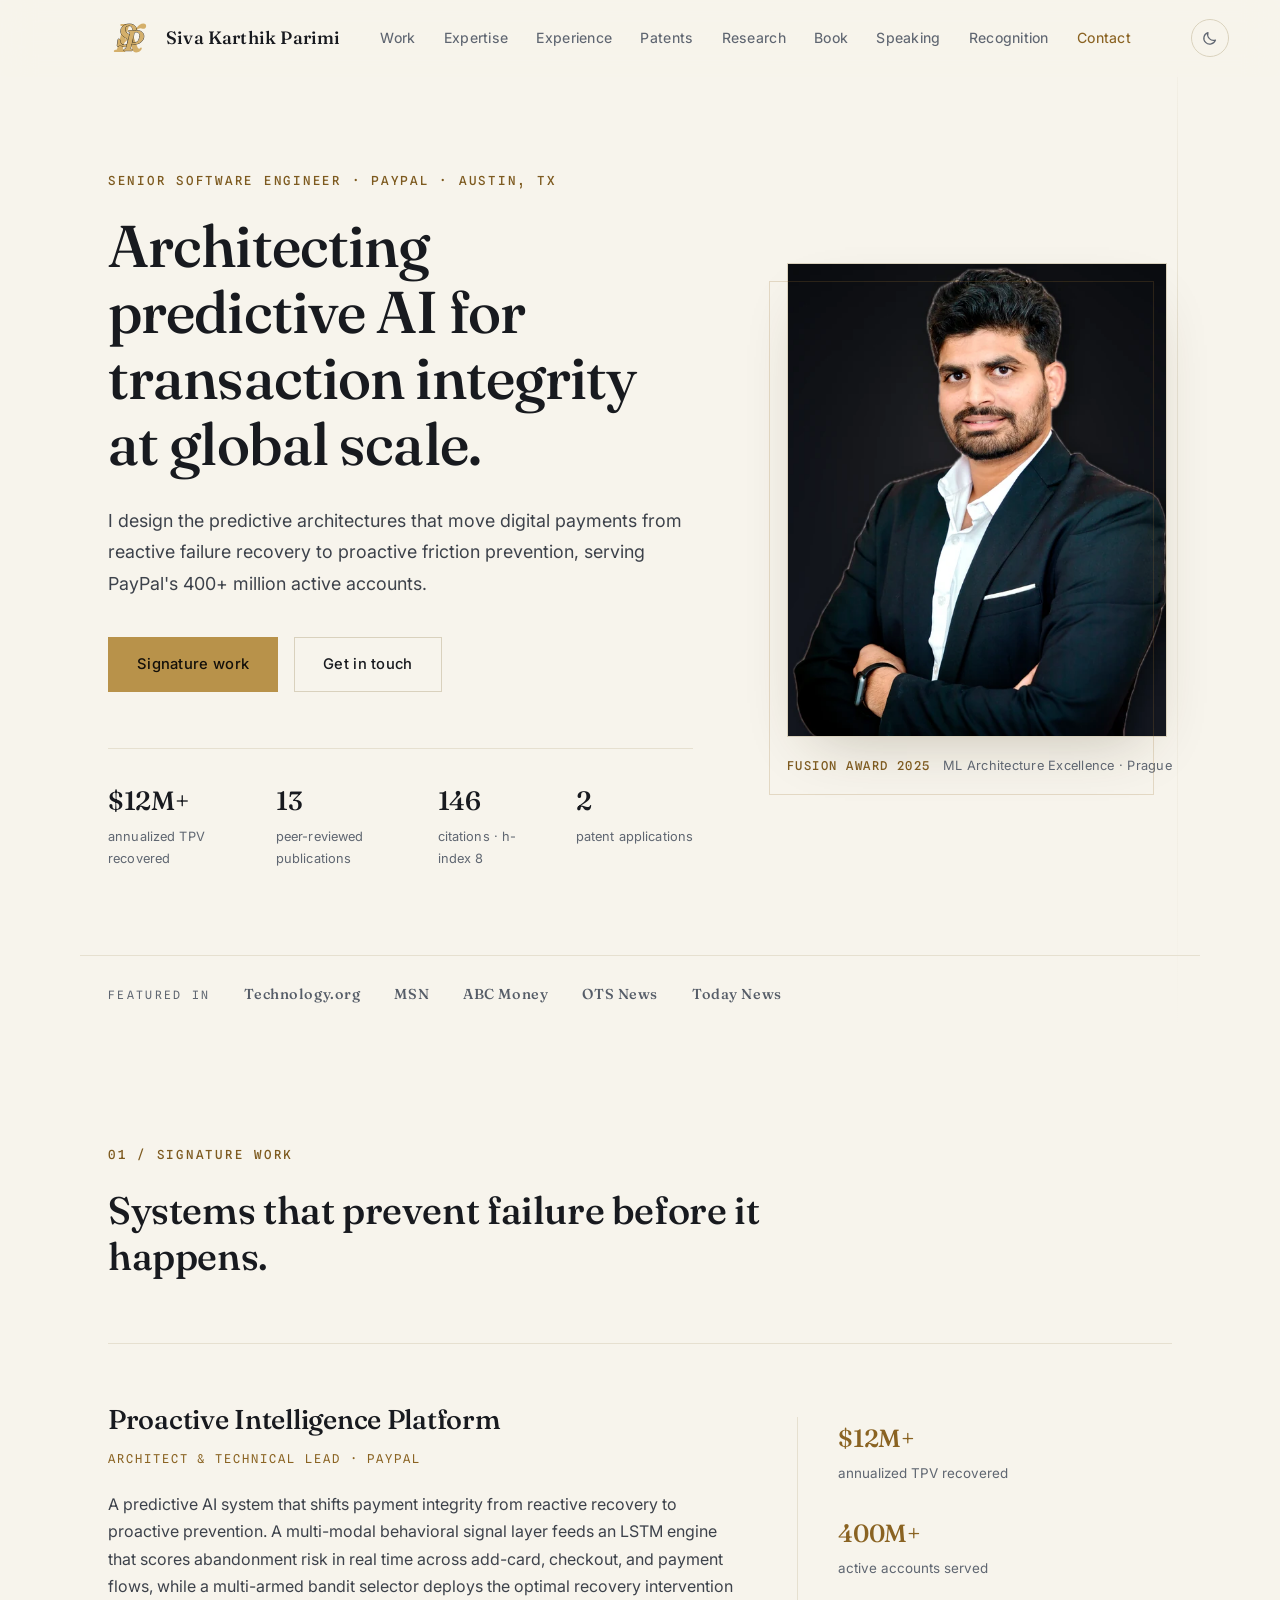
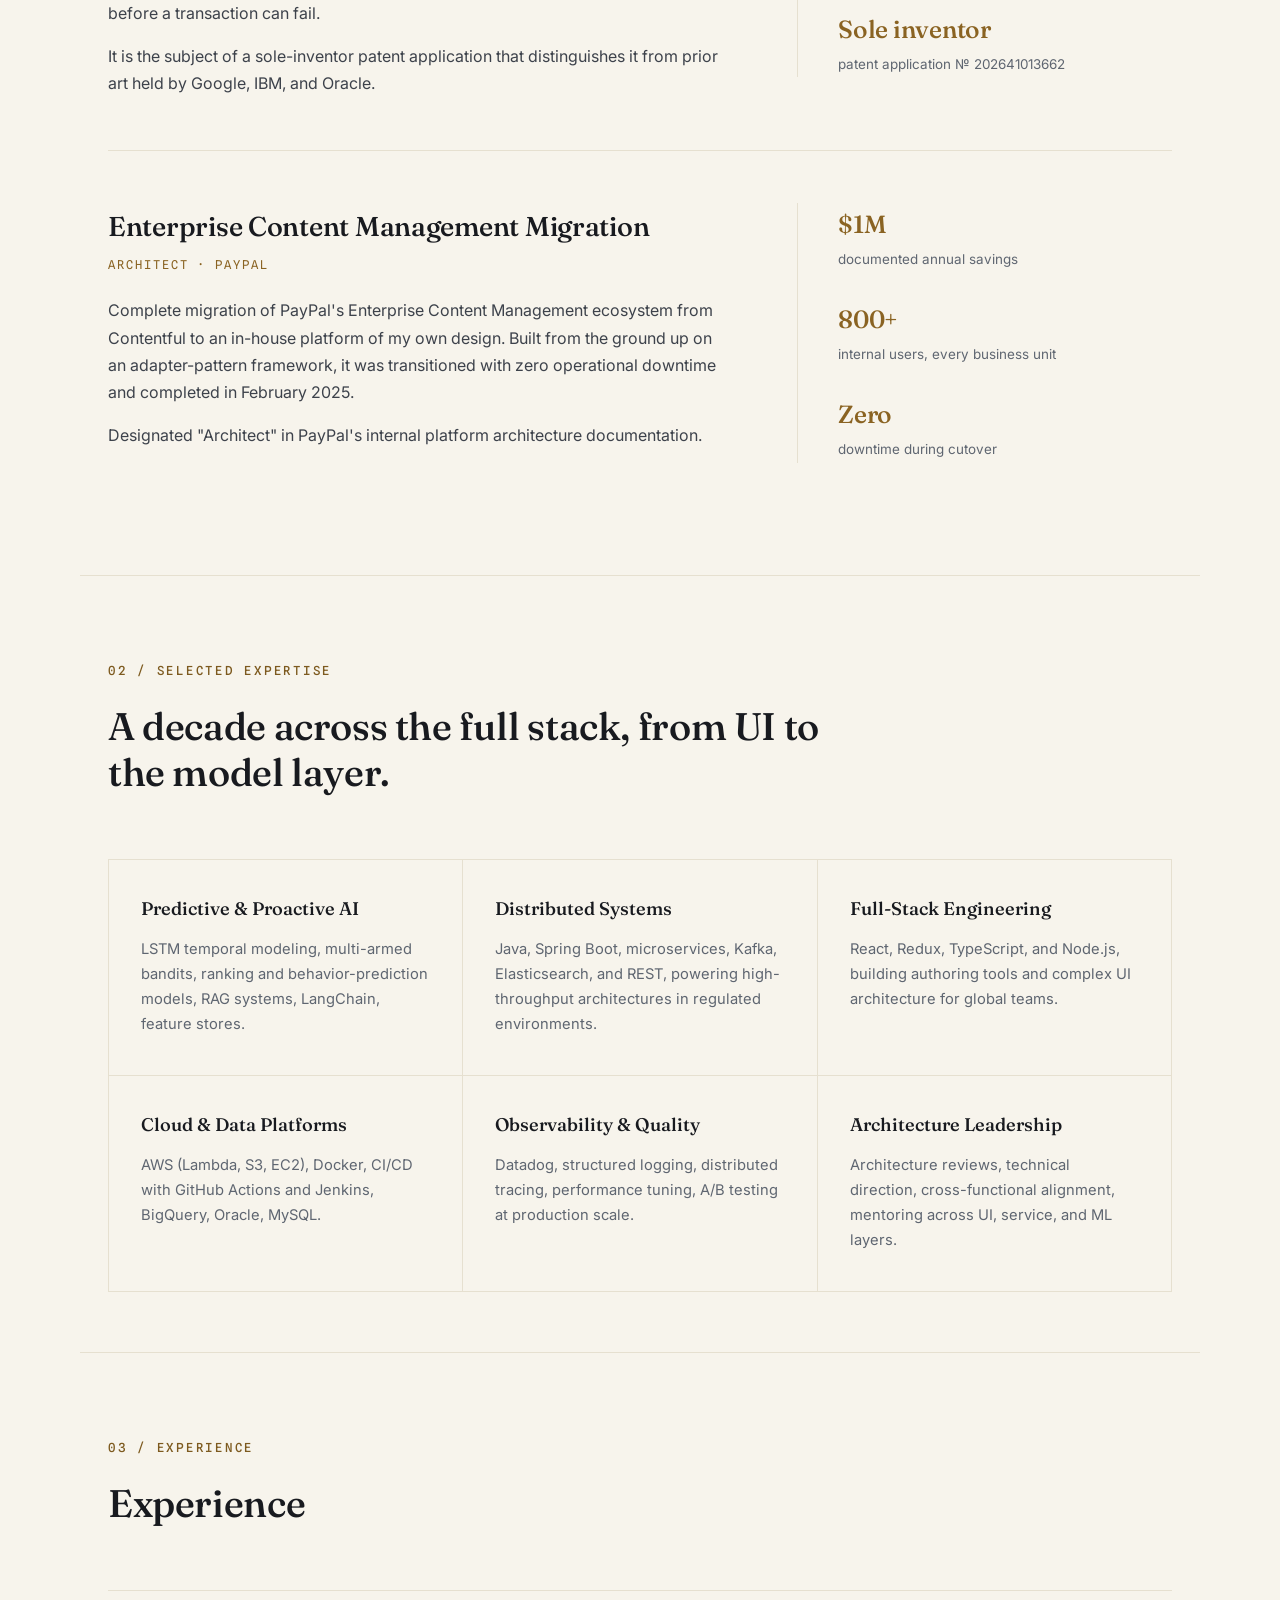
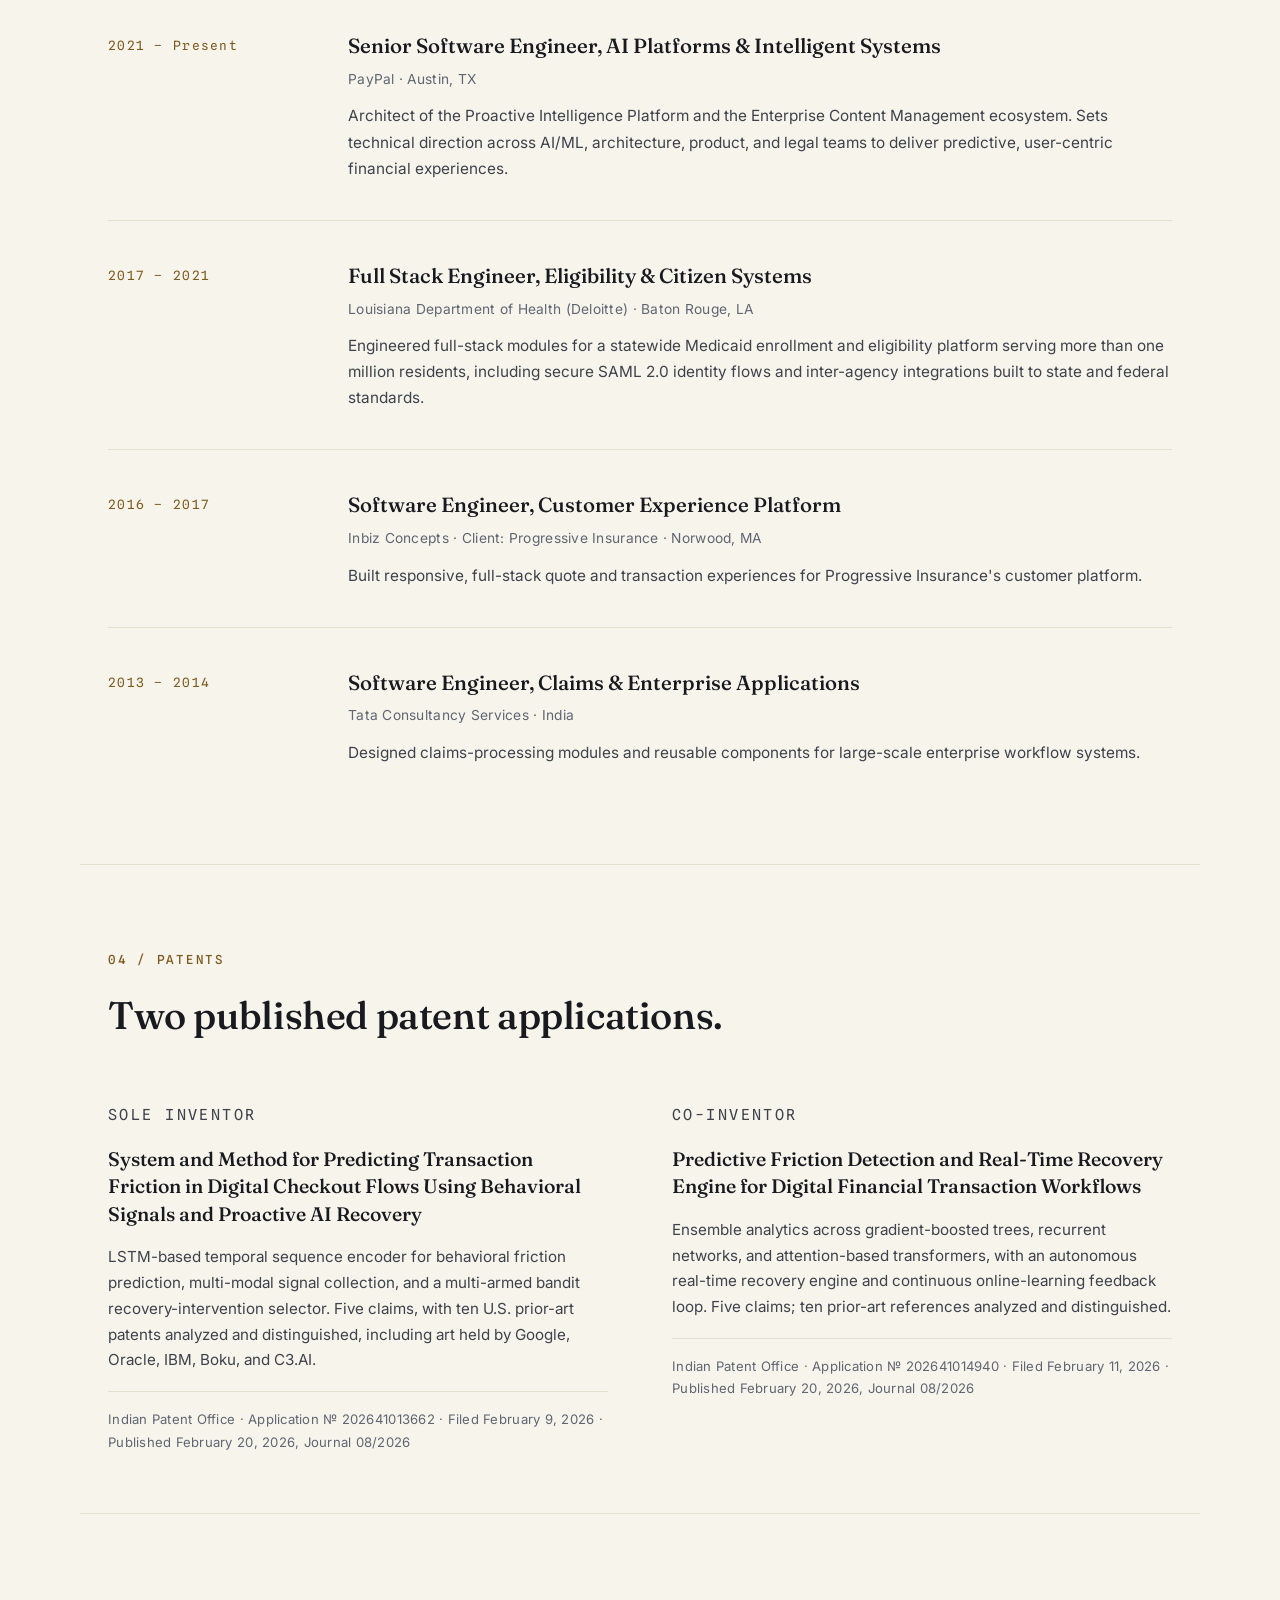
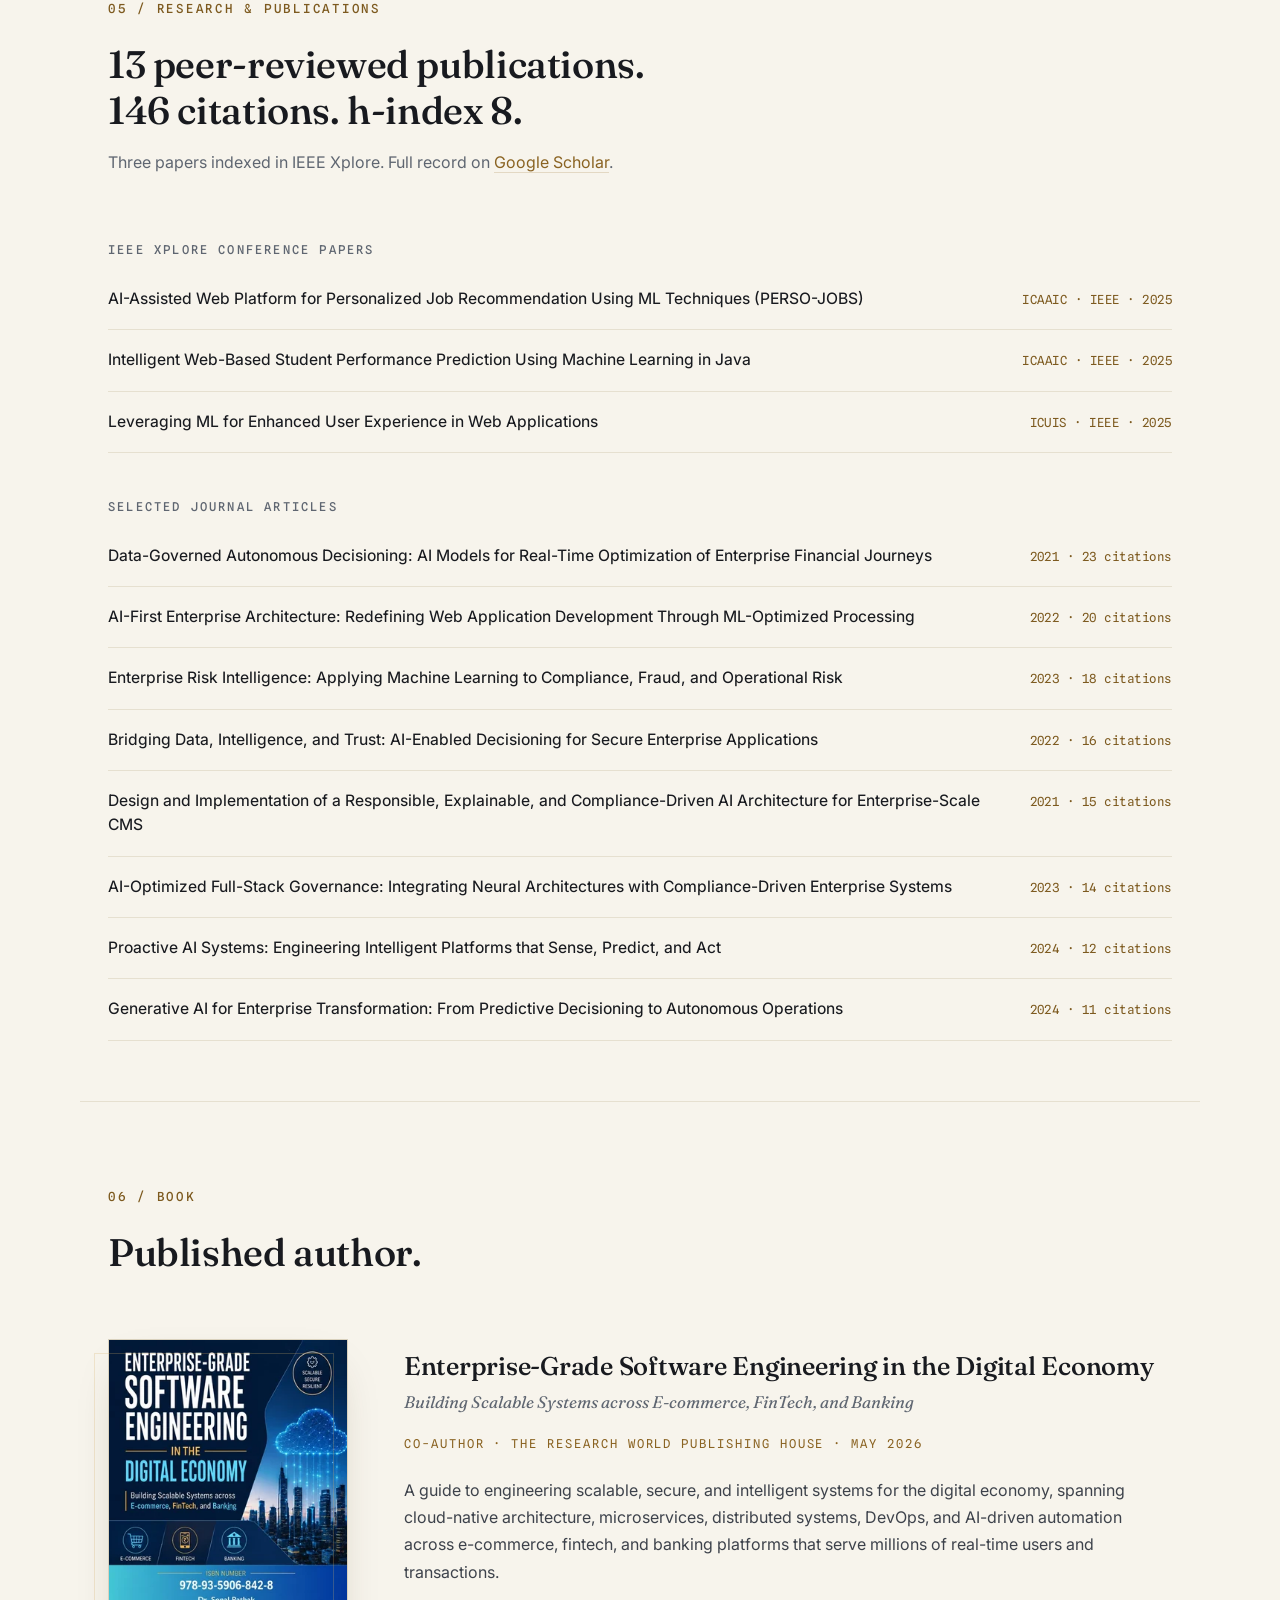
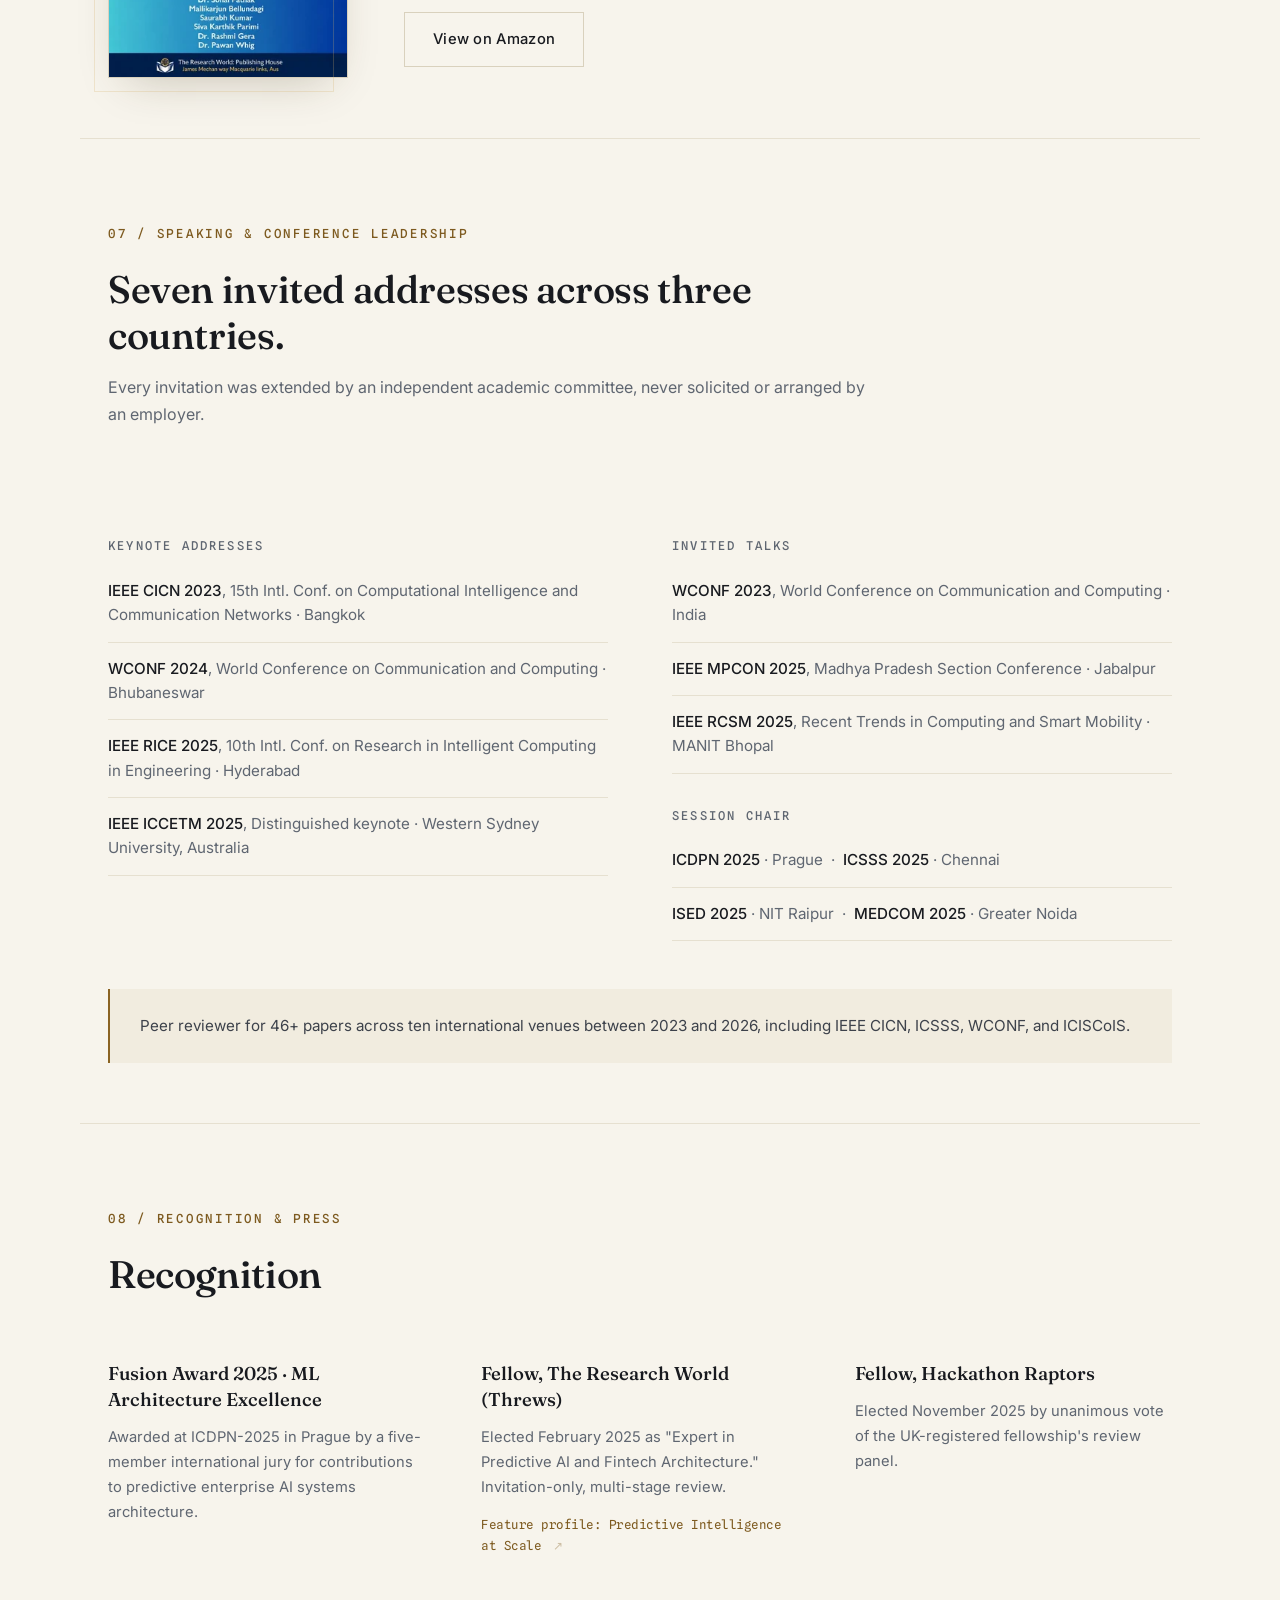
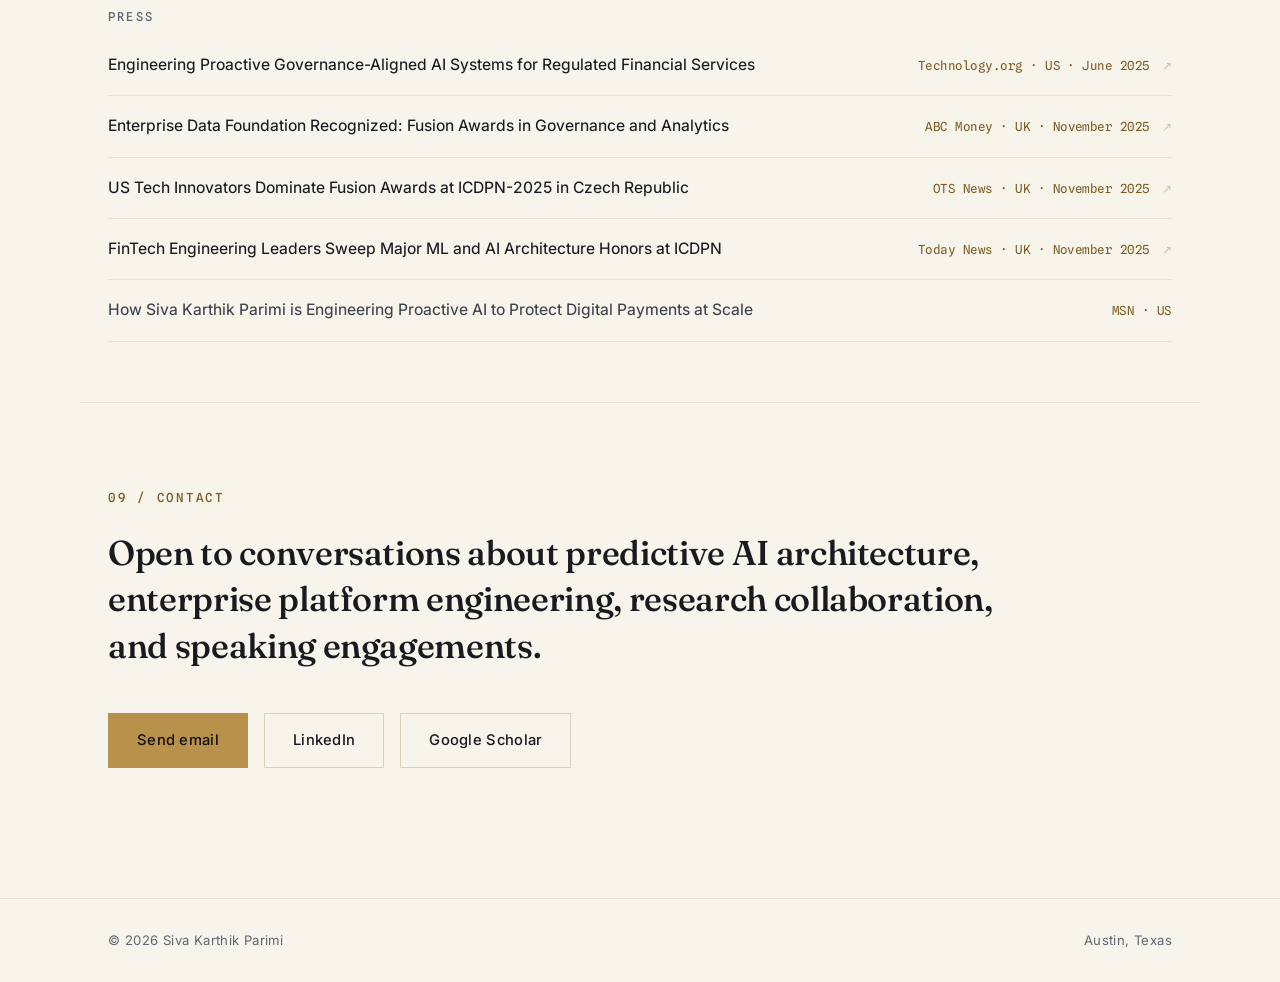
<file: index.html>
<!DOCTYPE html>
<html lang="en">
<head>
  <meta charset="UTF-8" />
  <meta name="viewport" content="width=device-width, initial-scale=1.0" />

  <!-- Primary SEO -->
  <title>Siva Karthik Parimi · Senior Software Engineer &amp; AI Platforms Architect</title>
  <meta name="description" content="Siva Karthik Parimi architects predictive AI for transaction integrity in global payments at PayPal. 13 peer-reviewed publications, 146 citations, 2 patent applications, Fusion Award 2025 for ML Architecture Excellence." />
  <meta name="author" content="Siva Karthik Parimi" />
  <meta name="keywords" content="Siva Karthik Parimi, AI architect, predictive AI, machine learning architecture, PayPal engineer, fintech AI, LSTM, proactive intelligence, enterprise AI, software engineer Austin" />
  <link rel="canonical" href="https://sivakarthikparimi.com/" />
  <meta name="robots" content="index, follow, max-image-preview:large" />
  <meta name="theme-color" content="#f7f4ec" />

  <!-- Open Graph -->
  <meta property="og:type" content="profile" />
  <meta property="og:title" content="Siva Karthik Parimi · Senior Software Engineer &amp; AI Platforms Architect" />
  <meta property="og:description" content="Architecting predictive AI for transaction integrity at global scale. 13 publications · 146 citations · 2 patents · Fusion Award 2025." />
  <meta property="og:url" content="https://sivakarthikparimi.com/" />
  <meta property="og:image" content="https://sivakarthikparimi.com/assets/img/og-image.jpg" />
  <meta property="og:image:width" content="1200" />
  <meta property="og:image:height" content="630" />
  <meta property="og:site_name" content="Siva Karthik Parimi" />
  <meta property="og:locale" content="en_US" />
  <meta property="profile:first_name" content="Siva Karthik" />
  <meta property="profile:last_name" content="Parimi" />

  <!-- Twitter -->
  <meta name="twitter:card" content="summary_large_image" />
  <meta name="twitter:title" content="Siva Karthik Parimi · Senior Software Engineer &amp; AI Platforms Architect" />
  <meta name="twitter:description" content="Architecting predictive AI for transaction integrity at global scale. 13 publications · 146 citations · 2 patents · Fusion Award 2025." />
  <meta name="twitter:image" content="https://sivakarthikparimi.com/assets/img/og-image.jpg" />

  <!-- Icons / manifest -->
  <link rel="icon" type="image/png" sizes="32x32" href="/assets/img/favicon-32.png" />
  <link rel="apple-touch-icon" href="/assets/img/icon-180.png" />
  <link rel="manifest" href="/site.webmanifest" />

  <!-- Fonts: editorial serif display + neutral grotesque body -->
  <link rel="preconnect" href="https://fonts.googleapis.com" />
  <link rel="preconnect" href="https://fonts.gstatic.com" crossorigin />
  <link href="https://fonts.googleapis.com/css2?family=Fraunces:opsz,wght@9..144,420;9..144,520;9..144,600&family=Inter:wght@400;450;500;600&family=Spline+Sans+Mono:wght@400;500&display=swap" rel="stylesheet" />

  <script>
    (function () {
      document.documentElement.dataset.theme = localStorage.getItem("theme") || "light";
    })();
  </script>
  <link rel="preload" as="image" type="image/webp"
    imagesrcset="/assets/img/portrait-560.webp 560w, /assets/img/portrait-800.webp 800w, /assets/img/portrait-1120.webp 1120w"
    imagesizes="(max-width: 700px) 72vw, 380px" />
  <link rel="stylesheet" href="/assets/css/styles.css" />

  <!-- Structured data: Person (drives Google knowledge panel) -->
  <script type="application/ld+json">
  {
    "@context": "https://schema.org",
    "@type": "Person",
    "name": "Siva Karthik Parimi",
    "alternateName": ["Siva Parimi", "Siva K. Parimi", "Parimi Siva Karthik"],
    "givenName": "Siva Karthik",
    "familyName": "Parimi",
    "url": "https://sivakarthikparimi.com/",
    "image": "https://sivakarthikparimi.com/assets/img/headshot-800.jpg",
    "jobTitle": "Senior Software Engineer (Engineering Architecture Capacity)",
    "description": "AI platforms architect specializing in predictive AI systems for financial transaction integrity and digital payment platforms.",
    "worksFor": { "@type": "Organization", "name": "PayPal" },
    "homeLocation": { "@type": "Place", "name": "Austin, Texas, USA" },
    "alumniOf": [
      { "@type": "CollegeOrUniversity", "name": "Sacred Heart University", "location": "Fairfield, Connecticut, USA" },
      { "@type": "CollegeOrUniversity", "name": "Vignan University", "location": "Andhra Pradesh, India" }
    ],
    "knowsAbout": [
      "Predictive AI", "Machine Learning Architecture", "LSTM Neural Networks",
      "Multi-Armed Bandit Algorithms", "Distributed Systems", "Enterprise AI Governance",
      "Full-Stack Engineering", "Digital Payments", "Fintech"
    ],
    "award": [
      "Fusion Award 2025 · ML Architecture Excellence (ICDPN-2025, Prague)",
      "Threws Fellow Membership",
      "Hackathon Raptors Fellowship"
    ],
    "sameAs": [
      "https://www.linkedin.com/in/sivakarthikparimi/",
      "https://scholar.google.com/citations?user=XLJHBDgAAAAJ"
    ]
  }
  </script>
  <script type="application/ld+json">
  {
    "@context": "https://schema.org",
    "@type": "Book",
    "name": "Enterprise-Grade Software Engineering in the Digital Economy: Building Scalable Systems across E-commerce, FinTech, and Banking",
    "author": [
      { "@type": "Person", "name": "Dr. Sonal Pathak" },
      { "@type": "Person", "name": "Mallikarjun Bellundagi" },
      { "@type": "Person", "name": "Saurabh Kumar" },
      { "@type": "Person", "name": "Siva Karthik Parimi", "url": "https://sivakarthikparimi.com/" },
      { "@type": "Person", "name": "Dr. Rashmi Gera" },
      { "@type": "Person", "name": "Dr. Pawan Whig" }
    ],
    "publisher": { "@type": "Organization", "name": "The Research World Publishing House" },
    "datePublished": "2026-05-18",
    "numberOfPages": 116,
    "bookFormat": "https://schema.org/EBook",
    "url": "https://www.amazon.com/dp/B0GX32PMPD",
    "image": "https://sivakarthikparimi.com/assets/img/book-cover-480.jpg"
  }
  </script>
</head>
<body>
  <a class="skip-link" href="#main">Skip to content</a>

  <!-- NAV -->
  <header class="nav" id="nav">
    <div class="container nav__inner">
      <a class="nav__brand" href="#top" aria-label="Siva Karthik Parimi, home">
        <svg class="nav__logo" width="44" height="44" viewBox="0 0 100 100" role="img" aria-hidden="true"><path d="M33.9 74.2Q33.7 75.3 34.1 75.9Q34.5 76.5 35.5 76.8L37.7 77.4Q38.6 77.8 39.1 78.3Q39.6 78.8 39.6 79.7Q39.6 80.7 38.8 81.3Q38.0 81.9 36.5 81.9H15.9Q14.3 81.9 13.8 81.3Q13.2 80.8 13.2 79.9Q13.2 78.9 13.9 78.3Q14.5 77.8 15.4 77.5L18.0 76.9Q19.2 76.6 19.9 75.9Q20.6 75.1 21.1 73.7Q21.5 72.0 22.3 69.0Q23.2 66.1 24.2 62.2Q25.3 58.4 26.4 54.2Q27.5 49.9 28.6 45.6Q29.8 41.4 30.8 37.5Q31.8 33.7 32.5 30.6Q33.2 27.6 33.6 25.9Q33.9 24.7 33.5 24.0Q33.1 23.4 32.1 23.1L29.7 22.5Q28.8 22.2 28.3 21.7Q27.8 21.2 27.8 20.5Q27.8 19.4 28.8 18.8Q29.7 18.2 31.3 18.2H52.0Q53.3 18.2 53.8 18.7Q54.4 19.2 54.4 20.2Q54.4 21.1 53.8 21.6Q53.1 22.1 52.0 22.6L49.4 23.2Q48.4 23.5 47.7 24.1Q47.0 24.7 46.6 26.1Q46.0 27.9 45.1 31.1Q44.2 34.3 43.1 38.5Q42.0 42.6 40.8 47.1Q39.6 51.6 38.5 56.0Q37.3 60.3 36.4 64.1Q35.4 67.9 34.8 70.5Q34.1 73.2 33.9 74.2ZM45.4 49.5 55.4 40.6 66.4 69.4Q67.3 71.8 68.2 73.0Q69.1 74.3 70.6 74.3Q71.4 74.3 72.1 73.8Q72.8 73.3 73.5 72.4Q74.6 71.5 75.7 71.8Q76.3 72.0 76.7 72.7Q77.0 73.5 76.5 74.8Q75.4 77.3 73.6 79.2Q71.8 81.0 69.3 82.1Q66.9 83.1 64.2 83.1Q60.6 83.1 58.7 81.3Q56.7 79.6 55.4 75.8ZM34.7 63.6 33.4 59.5 67.2 24.3Q69.8 21.7 72.0 20.0Q74.1 18.4 76.1 17.6Q78.1 16.9 80.3 16.9Q83.5 16.9 85.3 18.7Q87.0 20.6 86.7 23.3Q86.5 26.2 84.6 27.7Q82.6 29.2 79.8 29.2Q77.9 29.2 76.4 28.6Q74.9 28.1 73.1 28.1Q71.3 28.1 69.3 29.1Q67.4 30.1 65.2 32.3Z" fill="#d4af6a"/><path d="M39.5 69.7Q36.4 69.7 34.4 69.1Q32.4 68.5 31.1 67.8Q29.8 67.0 29.1 66.4Q28.4 65.8 27.9 65.8Q27.5 65.8 26.9 66.4Q26.3 66.9 25.6 67.6Q24.9 68.3 24.2 68.9Q23.6 69.4 22.9 69.4Q21.9 69.4 21.4 68.9Q20.9 68.3 21.0 67.1L22.5 54.7Q22.6 53.4 23.1 52.8Q23.7 52.2 24.6 52.2Q25.5 52.2 26.0 52.7Q26.6 53.3 27.0 54.5L27.8 58.1Q28.5 62.0 31.1 64.0Q33.8 66.1 37.4 66.1Q39.7 66.1 41.4 65.3Q43.2 64.4 44.3 62.9Q45.3 61.4 45.6 59.4Q46.2 56.4 44.6 53.8Q43.0 51.1 38.3 48.2Q32.9 44.8 30.7 41.3Q28.4 37.8 29.0 33.0Q29.4 29.1 31.8 25.7Q34.1 22.4 38.3 20.3Q42.5 18.3 48.5 18.3Q53.7 18.3 57.1 19.9Q60.6 21.5 62.4 24.1Q64.2 26.7 64.0 29.6Q64.0 31.5 62.9 32.9Q61.9 34.2 60.1 34.2Q58.6 34.2 57.7 33.3Q56.7 32.5 56.1 30.6L55.4 27.9Q54.5 24.7 52.6 23.1Q50.7 21.6 47.9 21.6Q45.2 21.6 43.3 22.6Q41.3 23.7 40.1 25.4Q38.9 27.1 38.6 29.3Q38.2 32.6 39.9 35.3Q41.6 38.0 46.1 41.0Q50.4 43.9 52.7 46.4Q55.0 48.9 55.7 51.4Q56.5 54.0 56.1 57.0Q55.7 60.8 53.5 63.6Q51.3 66.5 47.7 68.1Q44.1 69.7 39.5 69.7Z" fill="#d4af6a" stroke="#0a0c10" stroke-width="1.7" paint-order="stroke" stroke-linejoin="round"/><path d="M81.1 49.1Q80.5 52.5 78.7 55.3Q76.9 58.0 74.2 59.9Q71.6 61.9 68.2 62.8Q64.9 63.8 61.0 63.8Q57.6 63.8 55.3 63.3Q53.0 62.7 50.7 61.6L52.0 58.7Q53.7 59.8 55.5 60.3Q57.3 60.8 59.3 60.8Q62.6 60.8 65.1 59.4Q67.6 58.1 69.3 55.3Q71.1 52.5 71.7 48.4Q72.4 44.2 71.6 41.5Q70.7 38.9 68.8 37.5Q66.8 36.2 64.0 36.2Q62.1 36.2 61.0 37.1Q59.9 38.0 59.4 39.9Q59.3 40.3 58.8 42.1Q58.4 43.8 57.7 46.5Q57.0 49.1 56.2 52.2Q55.4 55.4 54.6 58.6Q53.8 61.8 53.1 64.7Q52.3 67.6 51.8 69.7Q51.2 71.9 50.9 72.8Q50.6 74.1 50.9 74.7Q51.1 75.2 51.8 75.4L54.4 75.8Q55.1 76.0 55.4 76.3Q55.7 76.7 55.7 77.2Q55.7 77.9 55.1 78.4Q54.6 78.9 53.5 78.9H37.4Q36.3 78.9 35.9 78.5Q35.5 78.1 35.5 77.5Q35.5 76.8 36.0 76.4Q36.5 75.9 37.2 75.7L38.8 75.4Q39.8 75.2 40.3 74.7Q40.7 74.2 41.1 73.1Q41.4 72.2 42.0 70.0Q42.6 67.8 43.4 64.9Q44.2 62.0 45.1 58.7Q45.9 55.4 46.8 52.2Q47.6 48.9 48.3 46.1Q49.0 43.3 49.5 41.3Q50.0 39.3 50.2 38.6Q50.3 37.7 50.1 37.3Q49.8 36.8 49.1 36.6L47.3 36.2Q46.7 36.0 46.4 35.6Q46.1 35.3 46.1 34.8Q46.1 34.0 46.6 33.5Q47.2 33.1 48.3 33.1H65.6Q69.7 33.1 72.9 34.2Q76.0 35.4 78.1 37.5Q80.2 39.6 81.0 42.6Q81.8 45.5 81.1 49.1Z" fill="#d4af6a" stroke="#0a0c10" stroke-width="1.7" paint-order="stroke" stroke-linejoin="round"/></svg>
        <span>Siva Karthik Parimi</span>
      </a>
      <nav class="nav__links" id="navLinks" aria-label="Primary">
        <a href="#work">Work</a>
        <a href="#expertise">Expertise</a>
        <a href="#experience">Experience</a>
        <a href="#patents">Patents</a>
        <a href="#research">Research</a>
        <a href="#book">Book</a>
        <a href="#speaking">Speaking</a>
        <a href="#recognition">Recognition</a>
        <a href="#contact" class="nav__contact">Contact</a>
      </nav>
      <button class="theme-toggle" id="themeToggle" aria-label="Switch between dark and light mode">
        <svg class="icon-sun" viewBox="0 0 24 24" fill="none" stroke="currentColor" stroke-width="1.8" stroke-linecap="round" aria-hidden="true">
          <circle cx="12" cy="12" r="4.4" />
          <path d="M12 2.5v2.4M12 19.1v2.4M2.5 12h2.4M19.1 12h2.4M5.3 5.3l1.7 1.7M17 17l1.7 1.7M18.7 5.3L17 7M7 17l-1.7 1.7" />
        </svg>
        <svg class="icon-moon" viewBox="0 0 24 24" fill="none" stroke="currentColor" stroke-width="1.8" stroke-linecap="round" stroke-linejoin="round" aria-hidden="true">
          <path d="M20.4 14.2A8.4 8.4 0 0 1 9.8 3.6a8.4 8.4 0 1 0 10.6 10.6Z" />
        </svg>
      </button>
      <button class="nav__toggle" id="navToggle" aria-label="Toggle menu" aria-expanded="false">
        <span></span><span></span>
      </button>
    </div>
  </header>

  <main id="main">
    <!-- HERO -->
    <section class="hero" id="top">
      <div class="container hero__inner">
        <div class="hero__text reveal">
          <p class="kicker">Senior Software Engineer · PayPal · Austin, TX</p>
          <h1 class="hero__title">Architecting predictive&nbsp;AI for transaction integrity at global scale.</h1>
          <p class="hero__lead">
            I design the predictive architectures that move digital payments from reactive
            failure recovery to proactive friction prevention, serving PayPal's
            400+&nbsp;million active accounts.
          </p>
          <div class="hero__actions">
            <a class="btn btn--solid" href="#work">Signature work</a>
            <a class="btn btn--line" href="#contact">Get in touch</a>
          </div>
          <dl class="hero__stats">
            <div><dt>$12M+</dt><dd>annualized TPV recovered</dd></div>
            <div><dt>13</dt><dd>peer-reviewed publications</dd></div>
            <div><dt>146</dt><dd>citations · h-index 8</dd></div>
            <div><dt>2</dt><dd>patent applications</dd></div>
          </dl>
        </div>
        <figure class="hero__photo reveal">
          <picture>
            <source type="image/webp"
              srcset="/assets/img/portrait-560.webp 560w, /assets/img/portrait-800.webp 800w, /assets/img/portrait-1120.webp 1120w"
              sizes="(max-width: 700px) 72vw, 380px" />
            <img src="/assets/img/portrait-800.jpg"
              srcset="/assets/img/portrait-560.jpg 560w, /assets/img/portrait-800.jpg 800w, /assets/img/portrait-1120.jpg 1120w"
              sizes="(max-width: 700px) 72vw, 380px"
              width="800" height="1000"
              alt="Siva Karthik Parimi" fetchpriority="high" />
          </picture>
          <figcaption class="hero__caption">
            <span>Fusion Award 2025</span> ML Architecture Excellence · Prague
          </figcaption>
        </figure>
      </div>
      <div class="container hero__press reveal" aria-label="Featured in">
        <span class="hero__press-label">Featured in</span>
        <a href="https://www.technology.org/2025/06/26/siva-karthik-parimi-on-engineering-proactive-governance-aligned-ai-systems-for-regulated-financial-services/" target="_blank" rel="noopener">Technology.org</a>
        <span>MSN</span>
        <a href="https://www.abcmoney.co.uk/2025/11/enterprise-data-foundation-recognized-leaders-in-finance-and-insurance-earn-fusion-awards-in-governance-and-analytics-the-hidden-pillars-of-responsible-ai/" target="_blank" rel="noopener">ABC Money</a>
        <a href="https://www.otsnews.co.uk/us-tech-innovators-dominate-fusion-awards-at-icdpn-2025-in-czech-republic-setting-the-global-benchmark-for-ai-and-data-excellence/" target="_blank" rel="noopener">OTS News</a>
        <a href="https://todaynews.co.uk/2025/11/25/fintech-engineering-leaders-sweep-major-ml-and-ai-architecture-honors-at-prestigious-icdpn-conference-a-deep-dive-into-fintech-mlops-mastery/" target="_blank" rel="noopener">Today News</a>
      </div>
    </section>

    <!-- WORK -->
    <section class="section" id="work">
      <div class="container">
        <header class="section__head reveal">
          <p class="kicker">01 / Signature Work</p>
          <h2 class="section__title">Systems that prevent failure before it happens.</h2>
        </header>

        <article class="feature reveal">
          <div class="feature__main">
            <h3>Proactive Intelligence Platform</h3>
            <p class="feature__role">Architect &amp; Technical Lead · PayPal</p>
            <p>
              A predictive AI system that shifts payment integrity from reactive recovery to
              proactive prevention. A multi-modal behavioral signal layer feeds an LSTM engine
              that scores abandonment risk in real time across add-card, checkout, and payment
              flows, while a multi-armed bandit selector deploys the optimal recovery
              intervention before a transaction can fail.
            </p>
            <p>
              It is the subject of a sole-inventor patent application that distinguishes it
              from prior art held by Google, IBM, and Oracle.
            </p>
          </div>
          <aside class="feature__facts">
            <div><strong>$12M+</strong><span>annualized TPV recovered</span></div>
            <div><strong>400M+</strong><span>active accounts served</span></div>
            <div><strong>Sole inventor</strong><span>patent application №&nbsp;202641013662</span></div>
          </aside>
        </article>

        <article class="feature reveal">
          <div class="feature__main">
            <h3>Enterprise Content Management Migration</h3>
            <p class="feature__role">Architect · PayPal</p>
            <p>
              Complete migration of PayPal's Enterprise Content Management ecosystem from
              Contentful to an in-house platform of my own design. Built from the ground up on
              an adapter-pattern framework, it was transitioned with zero operational downtime
              and completed in February 2025.
            </p>
            <p>
              Designated "Architect" in PayPal's internal platform architecture documentation.
            </p>
          </div>
          <aside class="feature__facts">
            <div><strong>$1M</strong><span>documented annual savings</span></div>
            <div><strong>800+</strong><span>internal users, every business unit</span></div>
            <div><strong>Zero</strong><span>downtime during cutover</span></div>
          </aside>
        </article>
      </div>
    </section>

    <!-- EXPERTISE -->
    <section class="section section--rule" id="expertise">
      <div class="container">
        <header class="section__head reveal">
          <p class="kicker">02 / Selected Expertise</p>
          <h2 class="section__title">A decade across the full stack, from UI to the model layer.</h2>
        </header>
        <dl class="expertise reveal">
          <div>
            <dt>Predictive &amp; Proactive AI</dt>
            <dd>LSTM temporal modeling, multi-armed bandits, ranking and behavior-prediction models, RAG systems, LangChain, feature stores.</dd>
          </div>
          <div>
            <dt>Distributed Systems</dt>
            <dd>Java, Spring Boot, microservices, Kafka, Elasticsearch, and REST, powering high-throughput architectures in regulated environments.</dd>
          </div>
          <div>
            <dt>Full-Stack Engineering</dt>
            <dd>React, Redux, TypeScript, and Node.js, building authoring tools and complex UI architecture for global teams.</dd>
          </div>
          <div>
            <dt>Cloud &amp; Data Platforms</dt>
            <dd>AWS (Lambda, S3, EC2), Docker, CI/CD with GitHub Actions and Jenkins, BigQuery, Oracle, MySQL.</dd>
          </div>
          <div>
            <dt>Observability &amp; Quality</dt>
            <dd>Datadog, structured logging, distributed tracing, performance tuning, A/B testing at production scale.</dd>
          </div>
          <div>
            <dt>Architecture Leadership</dt>
            <dd>Architecture reviews, technical direction, cross-functional alignment, mentoring across UI, service, and ML layers.</dd>
          </div>
        </dl>
      </div>
    </section>

    <!-- EXPERIENCE -->
    <section class="section section--rule" id="experience">
      <div class="container">
        <header class="section__head reveal">
          <p class="kicker">03 / Experience</p>
          <h2 class="section__title">Experience</h2>
        </header>
        <ol class="xp reveal">
          <li>
            <div class="xp__when">2021 – Present</div>
            <div class="xp__what">
              <h3>Senior Software Engineer, AI Platforms &amp; Intelligent Systems</h3>
              <p class="xp__org">PayPal · Austin, TX</p>
              <p>Architect of the Proactive Intelligence Platform and the Enterprise Content Management ecosystem. Sets technical direction across AI/ML, architecture, product, and legal teams to deliver predictive, user-centric financial experiences.</p>
            </div>
          </li>
          <li>
            <div class="xp__when">2017 – 2021</div>
            <div class="xp__what">
              <h3>Full Stack Engineer, Eligibility &amp; Citizen Systems</h3>
              <p class="xp__org">Louisiana Department of Health (Deloitte) · Baton Rouge, LA</p>
              <p>Engineered full-stack modules for a statewide Medicaid enrollment and eligibility platform serving more than one million residents, including secure SAML&nbsp;2.0 identity flows and inter-agency integrations built to state and federal standards.</p>
            </div>
          </li>
          <li>
            <div class="xp__when">2016 – 2017</div>
            <div class="xp__what">
              <h3>Software Engineer, Customer Experience Platform</h3>
              <p class="xp__org">Inbiz Concepts · Client: Progressive Insurance · Norwood, MA</p>
              <p>Built responsive, full-stack quote and transaction experiences for Progressive Insurance's customer platform.</p>
            </div>
          </li>
          <li>
            <div class="xp__when">2013 – 2014</div>
            <div class="xp__what">
              <h3>Software Engineer, Claims &amp; Enterprise Applications</h3>
              <p class="xp__org">Tata Consultancy Services · India</p>
              <p>Designed claims-processing modules and reusable components for large-scale enterprise workflow systems.</p>
            </div>
          </li>
        </ol>
      </div>
    </section>

    <!-- PATENTS -->
    <section class="section section--rule" id="patents">
      <div class="container">
        <header class="section__head reveal">
          <p class="kicker">04 / Patents</p>
          <h2 class="section__title">Two published patent applications.</h2>
        </header>
        <div class="patents reveal">
          <article class="patent">
            <p class="patent__role patent__role--sole">Sole inventor</p>
            <h3>System and Method for Predicting Transaction Friction in Digital Checkout Flows Using Behavioral Signals and Proactive AI Recovery</h3>
            <p>LSTM-based temporal sequence encoder for behavioral friction prediction, multi-modal signal collection, and a multi-armed bandit recovery-intervention selector. Five claims, with ten U.S. prior-art patents analyzed and distinguished, including art held by Google, Oracle, IBM, Boku, and C3.AI.</p>
            <p class="patent__cite">Indian Patent Office · Application №&nbsp;202641013662 · Filed February&nbsp;9, 2026 · Published February&nbsp;20, 2026, Journal&nbsp;08/2026</p>
          </article>
          <article class="patent">
            <p class="patent__role">Co-inventor</p>
            <h3>Predictive Friction Detection and Real-Time Recovery Engine for Digital Financial Transaction Workflows</h3>
            <p>Ensemble analytics across gradient-boosted trees, recurrent networks, and attention-based transformers, with an autonomous real-time recovery engine and continuous online-learning feedback loop. Five claims; ten prior-art references analyzed and distinguished.</p>
            <p class="patent__cite">Indian Patent Office · Application №&nbsp;202641014940 · Filed February&nbsp;11, 2026 · Published February&nbsp;20, 2026, Journal&nbsp;08/2026</p>
          </article>
        </div>
      </div>
    </section>

    <!-- RESEARCH -->
    <section class="section section--rule" id="research">
      <div class="container">
        <header class="section__head reveal">
          <p class="kicker">05 / Research &amp; Publications</p>
          <h2 class="section__title">13 peer-reviewed publications. 146&nbsp;citations. h-index&nbsp;8.</h2>
          <p class="section__sub">Three papers indexed in IEEE&nbsp;Xplore. Full record on <a href="https://scholar.google.com/citations?user=XLJHBDgAAAAJ" target="_blank" rel="noopener">Google&nbsp;Scholar</a>.</p>
        </header>

        <h3 class="rgroup reveal">IEEE Xplore conference papers</h3>
        <ol class="pubs reveal">
          <li><span class="pubs__t">AI-Assisted Web Platform for Personalized Job Recommendation Using ML Techniques (PERSO-JOBS)</span><span class="pubs__m">ICAAIC · IEEE · 2025</span></li>
          <li><span class="pubs__t">Intelligent Web-Based Student Performance Prediction Using Machine Learning in Java</span><span class="pubs__m">ICAAIC · IEEE · 2025</span></li>
          <li><span class="pubs__t">Leveraging ML for Enhanced User Experience in Web Applications</span><span class="pubs__m">ICUIS · IEEE · 2025</span></li>
        </ol>

        <h3 class="rgroup reveal">Selected journal articles</h3>
        <ol class="pubs reveal">
          <li><span class="pubs__t">Data-Governed Autonomous Decisioning: AI Models for Real-Time Optimization of Enterprise Financial Journeys</span><span class="pubs__m">2021 · 23 citations</span></li>
          <li><span class="pubs__t">AI-First Enterprise Architecture: Redefining Web Application Development Through ML-Optimized Processing</span><span class="pubs__m">2022 · 20 citations</span></li>
          <li><span class="pubs__t">Enterprise Risk Intelligence: Applying Machine Learning to Compliance, Fraud, and Operational Risk</span><span class="pubs__m">2023 · 18 citations</span></li>
          <li><span class="pubs__t">Bridging Data, Intelligence, and Trust: AI-Enabled Decisioning for Secure Enterprise Applications</span><span class="pubs__m">2022 · 16 citations</span></li>
          <li><span class="pubs__t">Design and Implementation of a Responsible, Explainable, and Compliance-Driven AI Architecture for Enterprise-Scale CMS</span><span class="pubs__m">2021 · 15 citations</span></li>
          <li><span class="pubs__t">AI-Optimized Full-Stack Governance: Integrating Neural Architectures with Compliance-Driven Enterprise Systems</span><span class="pubs__m">2023 · 14 citations</span></li>
          <li><span class="pubs__t">Proactive AI Systems: Engineering Intelligent Platforms that Sense, Predict, and Act</span><span class="pubs__m">2024 · 12 citations</span></li>
          <li><span class="pubs__t">Generative AI for Enterprise Transformation: From Predictive Decisioning to Autonomous Operations</span><span class="pubs__m">2024 · 11 citations</span></li>
        </ol>
      </div>
    </section>


    <!-- BOOK -->
    <section class="section section--rule" id="book">
      <div class="container">
        <header class="section__head reveal">
          <p class="kicker">06 / Book</p>
          <h2 class="section__title">Published author.</h2>
        </header>
        <div class="book reveal">
          <a class="book__cover" href="https://www.amazon.com/dp/B0GX32PMPD" target="_blank" rel="noopener" aria-label="View the book on Amazon">
            <picture>
              <source type="image/webp" srcset="/assets/img/book-cover-320.webp 320w, /assets/img/book-cover-480.webp 480w" sizes="(max-width: 680px) 60vw, 240px" />
              <img src="/assets/img/book-cover-320.jpg" srcset="/assets/img/book-cover-320.jpg 320w, /assets/img/book-cover-480.jpg 480w" sizes="(max-width: 680px) 60vw, 240px" width="320" height="453" alt="Book cover: Enterprise-Grade Software Engineering in the Digital Economy" />
            </picture>
          </a>
          <div class="book__body">
            <h3>Enterprise-Grade Software Engineering in the Digital Economy</h3>
            <p class="book__sub">Building Scalable Systems across E-commerce, FinTech, and Banking</p>
            <p class="feature__role">Co-author &middot; The Research World Publishing House &middot; May 2026</p>
            <p>
              A guide to engineering scalable, secure, and intelligent systems for the digital
              economy, spanning cloud-native architecture, microservices, distributed systems,
              DevOps, and AI-driven automation across e-commerce, fintech, and banking platforms
              that serve millions of real-time users and transactions.
            </p>
            <div class="book__actions">
              <a class="btn btn--line" href="https://www.amazon.com/dp/B0GX32PMPD" target="_blank" rel="noopener">View on Amazon</a>
            </div>
          </div>
        </div>
      </div>
    </section>

    <!-- SPEAKING -->
    <section class="section section--rule" id="speaking">
      <div class="container">
        <header class="section__head reveal">
          <p class="kicker">07 / Speaking &amp; Conference Leadership</p>
          <h2 class="section__title">Seven invited addresses across three countries.</h2>
          <p class="section__sub">Every invitation was extended by an independent academic committee, never solicited or arranged by an employer.</p>
        </header>
        <div class="cols reveal">
          <div class="col">
            <h3 class="rgroup">Keynote addresses</h3>
            <ul class="rlist">
              <li><strong>IEEE CICN 2023</strong>, 15th Intl. Conf. on Computational Intelligence and Communication Networks · Bangkok</li>
              <li><strong>WCONF 2024</strong>, World Conference on Communication and Computing · Bhubaneswar</li>
              <li><strong>IEEE RICE 2025</strong>, 10th Intl. Conf. on Research in Intelligent Computing in Engineering · Hyderabad</li>
              <li><strong>IEEE ICCETM 2025</strong>, Distinguished keynote · Western Sydney University, Australia</li>
            </ul>
          </div>
          <div class="col">
            <h3 class="rgroup">Invited talks</h3>
            <ul class="rlist">
              <li><strong>WCONF 2023</strong>, World Conference on Communication and Computing · India</li>
              <li><strong>IEEE MPCON 2025</strong>, Madhya Pradesh Section Conference · Jabalpur</li>
              <li><strong>IEEE RCSM 2025</strong>, Recent Trends in Computing and Smart Mobility · MANIT Bhopal</li>
            </ul>
            <h3 class="rgroup" style="margin-top:2rem">Session chair</h3>
            <ul class="rlist">
              <li><strong>ICDPN 2025</strong> · Prague &nbsp;·&nbsp; <strong>ICSSS 2025</strong> · Chennai</li>
              <li><strong>ISED 2025</strong> · NIT Raipur &nbsp;·&nbsp; <strong>MEDCOM 2025</strong> · Greater Noida</li>
            </ul>
          </div>
        </div>
        <p class="note reveal">Peer reviewer for 46+ papers across ten international venues between 2023 and 2026, including IEEE CICN, ICSSS, WCONF, and ICISCoIS.</p>
      </div>
    </section>

    <!-- RECOGNITION -->
    <section class="section section--rule" id="recognition">
      <div class="container">
        <header class="section__head reveal">
          <p class="kicker">08 / Recognition &amp; Press</p>
          <h2 class="section__title">Recognition</h2>
        </header>
        <div class="honors reveal">
          <article class="honor">
            <h3>Fusion Award 2025 · ML Architecture Excellence</h3>
            <p>Awarded at ICDPN-2025 in Prague by a five-member international jury for contributions to predictive enterprise AI systems architecture.</p>
          </article>
          <article class="honor">
            <h3>Fellow, The Research World (Threws)</h3>
            <p>Elected February 2025 as "Expert in Predictive AI and Fintech Architecture." Invitation-only, multi-stage review.</p>
            <a class="honor__link" href="https://threws.com/predictive-intelligence-at-scale-how-siva-karthik-parimi-is-advancing-trustworthy-ai-in-global-financial-technology/" target="_blank" rel="noopener">Feature profile: Predictive Intelligence at Scale <span class="press__arrow">&#8599;</span></a>
          </article>
          <article class="honor">
            <h3>Fellow, Hackathon Raptors</h3>
            <p>Elected November 2025 by unanimous vote of the UK-registered fellowship's review panel.</p>
          </article>
        </div>

        <h3 class="rgroup reveal" style="margin-top:3rem">Press</h3>
        <div class="press reveal">
          <a class="press__row" href="https://www.technology.org/2025/06/26/siva-karthik-parimi-on-engineering-proactive-governance-aligned-ai-systems-for-regulated-financial-services/" target="_blank" rel="noopener">
            <span class="press__t">Engineering Proactive Governance-Aligned AI Systems for Regulated Financial Services</span>
            <span class="press__m">Technology.org &middot; US &middot; June 2025 <span class="press__arrow">&#8599;</span></span>
          </a>
          
          <a class="press__row" href="https://www.abcmoney.co.uk/2025/11/enterprise-data-foundation-recognized-leaders-in-finance-and-insurance-earn-fusion-awards-in-governance-and-analytics-the-hidden-pillars-of-responsible-ai/" target="_blank" rel="noopener">
            <span class="press__t">Enterprise Data Foundation Recognized: Fusion Awards in Governance and Analytics</span>
            <span class="press__m">ABC Money &middot; UK &middot; November 2025 <span class="press__arrow">&#8599;</span></span>
          </a>
          <a class="press__row" href="https://www.otsnews.co.uk/us-tech-innovators-dominate-fusion-awards-at-icdpn-2025-in-czech-republic-setting-the-global-benchmark-for-ai-and-data-excellence/" target="_blank" rel="noopener">
            <span class="press__t">US Tech Innovators Dominate Fusion Awards at ICDPN-2025 in Czech Republic</span>
            <span class="press__m">OTS News &middot; UK &middot; November 2025 <span class="press__arrow">&#8599;</span></span>
          </a>
          <a class="press__row" href="https://todaynews.co.uk/2025/11/25/fintech-engineering-leaders-sweep-major-ml-and-ai-architecture-honors-at-prestigious-icdpn-conference-a-deep-dive-into-fintech-mlops-mastery/" target="_blank" rel="noopener">
            <span class="press__t">FinTech Engineering Leaders Sweep Major ML and AI Architecture Honors at ICDPN</span>
            <span class="press__m">Today News &middot; UK &middot; November 2025 <span class="press__arrow">&#8599;</span></span>
          </a>
          <div class="press__row press__row--static">
            <span class="press__t">How Siva Karthik Parimi is Engineering Proactive AI to Protect Digital Payments at Scale</span>
            <span class="press__m">MSN &middot; US</span>
          </div>
        </div>
      </div>
    </section>

    <!-- CONTACT -->
    <section class="section section--rule section--contact" id="contact">
      <div class="container reveal">
        <p class="kicker">09 / Contact</p>
        <h2 class="contact__title">Open to conversations about predictive AI architecture, enterprise platform engineering, research collaboration, and speaking engagements.</h2>
        <div class="contact__row">
          <a class="btn btn--solid" href="mailto:sivakarthik.parimi@gmail.com">Send email</a>
          <a class="btn btn--line" href="https://www.linkedin.com/in/sivakarthikparimi/" target="_blank" rel="noopener">LinkedIn</a>
          <a class="btn btn--line" href="https://scholar.google.com/citations?user=XLJHBDgAAAAJ" target="_blank" rel="noopener">Google Scholar</a>
        </div>
      </div>
    </section>
  </main>

  <footer class="footer">
    <div class="container footer__inner">
      <span>© <span id="year"></span> Siva Karthik Parimi</span>
      <span>Austin, Texas</span>
    </div>
  </footer>

  <script src="/assets/js/main.js" defer></script>
</body>
</html>
</file>
<file: assets/css/styles.css>
/* ============================================================
   Siva Karthik Parimi — executive editorial
   Palette: ink · warm ivory · muted gold
   Type:    Fraunces (display) · Inter (text) · Spline Sans Mono (labels)
   ============================================================ */
:root {
  --bg:        #0a0c10;
  --bg-soft:   #0d1016;
  --surface:   #12151d;
  --line:      #20242e;
  --line-soft: #1a1e27;
  --text:      #eceae4;
  --body:      #b9bcc4;
  --muted:     #82879273;
  --muted-2:   #7e8490;
  --gold:      #d4af6a;
  --gold-soft: #b89557;
  --gold-dim:  rgba(212, 175, 106, .14);
  --maxw:      1120px;
  --shadow-photo: 0 30px 80px -30px rgba(0,0,0,.8);
  --shadow-book:  0 24px 60px -24px rgba(0,0,0,.8);
  --press-name: #9aa0ab;
  --serif:     'Fraunces', Georgia, serif;
  --sans:      'Inter', system-ui, -apple-system, sans-serif;
  --mono:      'Spline Sans Mono', ui-monospace, monospace;
}

html[data-theme="light"] {
  --bg:        #f7f4ec;
  --bg-soft:   #f1ecdf;
  --surface:   #fdfbf6;
  --line:      #d9d1bd;
  --line-soft: #e6e0d0;
  --text:      #181a1f;
  --body:      #3d424b;
  --muted:     #6b7280;
  --muted-2:   #5f6671;
  --gold:      #8a6322;
  --gold-soft: #7d5a1f;
  --gold-dim:  rgba(154, 116, 52, .22);
  --shadow-photo: 0 24px 60px -28px rgba(60, 45, 15, .30);
  --shadow-book:  0 18px 44px -20px rgba(60, 45, 15, .28);
  --press-name: #565d68;
}
html[data-theme="light"] .btn--solid { background: #b8924a; color: #14100a; }
html[data-theme="light"] .hero__caption span,
html[data-theme="light"] .kicker { color: #7d5a1f; }

* { box-sizing: border-box; margin: 0; padding: 0; }
html { scroll-behavior: smooth; scroll-padding-top: 92px; }
body {
  transition: background .35s ease, color .35s ease;
  font-family: var(--sans);
  font-weight: 400;
  background: var(--bg);
  color: var(--body);
  line-height: 1.7;
  font-size: 1.0rem;
  -webkit-font-smoothing: antialiased;
  text-rendering: optimizeLegibility;
  overflow-x: hidden;
}
a { color: inherit; text-decoration: none; }
img { max-width: 100%; height: auto; display: block; }
::selection { background: var(--gold); color: #14100a; }

.container { width: 100%; max-width: var(--maxw); margin: 0 auto; padding: 0 28px; }

.skip-link { position: absolute; left: -999px; top: 0; z-index: 100; background: var(--gold); color: #14100a; padding: 10px 16px; }
.skip-link:focus { left: 0; }

/* ---------- KICKER (mono section label) ---------- */
.kicker {
  font-family: var(--mono);
  font-size: .78rem;
  font-weight: 500;
  letter-spacing: .22em;
  text-transform: uppercase;
  color: var(--gold);
  margin-bottom: 22px;
}

/* ---------- NAV ---------- */
.nav {
  position: fixed; inset: 0 0 auto 0; z-index: 50;
  background: color-mix(in srgb, var(--bg) 86%, transparent);
  backdrop-filter: blur(16px) saturate(1.2);
  border-bottom: 1px solid transparent;
  transition: border-color .35s;
}
.nav.is-scrolled { border-bottom-color: var(--line-soft); }
.nav__inner { display: flex; align-items: center; justify-content: space-between; gap: 40px; height: 76px; }
.nav__brand {
  display: flex; align-items: center; gap: 14px;
  white-space: nowrap; flex-shrink: 0;
  font-family: var(--serif);
  font-weight: 520;
  font-size: 1.12rem;
  letter-spacing: .01em;
  color: var(--text);
}
.nav__logo { color: var(--gold); flex-shrink: 0; }
.nav__links { display: flex; align-items: center; gap: clamp(16px, 2.2vw, 30px); }
.nav__links a {
  font-size: .88rem; font-weight: 450; color: var(--muted-2);
  letter-spacing: .02em; transition: color .2s;
}
.nav__links a:hover { color: var(--text); }
.nav__contact { color: var(--gold) !important; }
.nav__contact:hover { color: var(--text) !important; }
.nav__toggle { display: none; flex-direction: column; gap: 6px; background: none; border: 0; cursor: pointer; padding: 8px; }
.nav__toggle span { width: 22px; height: 1.5px; background: var(--text); transition: .3s; }
.nav__toggle[aria-expanded="true"] span:nth-child(1) { transform: translateY(4px) rotate(45deg); }
.nav__toggle[aria-expanded="true"] span:nth-child(2) { transform: translateY(-3.5px) rotate(-45deg); }

/* ---------- THEME TOGGLE ---------- */
.theme-toggle {
  display: inline-flex; align-items: center; justify-content: center;
  width: 38px; height: 38px; border-radius: 999px;
  background: none; border: 1px solid var(--line); color: var(--muted-2);
  cursor: pointer; transition: color .2s, border-color .2s, transform .3s;
  margin-left: 20px; flex-shrink: 0;
}
.theme-toggle:hover { color: var(--gold); border-color: var(--gold); transform: rotate(15deg); }
.theme-toggle svg { width: 17px; height: 17px; }
.theme-toggle .icon-sun { display: block; }
.theme-toggle .icon-moon { display: none; }
html[data-theme="light"] .theme-toggle .icon-sun { display: none; }
html[data-theme="light"] .theme-toggle .icon-moon { display: block; }

/* ---------- BUTTONS ---------- */
.btn {
  display: inline-flex; align-items: center;
  padding: 14px 28px;
  font-size: .92rem; font-weight: 500; letter-spacing: .02em;
  border: 1px solid transparent;
  transition: background .25s, border-color .25s, color .25s;
}
.btn--solid { background: var(--gold); color: #15110a; }
.btn--solid:hover { background: var(--text); }
.btn--line { border-color: var(--line); color: var(--text); }
.btn--line:hover { border-color: var(--gold); color: var(--gold); }

/* ---------- HERO ---------- */
.hero { padding: 170px 0 0; position: relative; }
.hero::before {
  content: ""; position: absolute; top: 0; right: 8%; width: 1px; height: 100%;
  background: linear-gradient(180deg, transparent, var(--line-soft) 30%, transparent);
  pointer-events: none;
}
.hero__inner {
  display: grid; grid-template-columns: 1.18fr .82fr;
  gap: 72px; align-items: center;
}
.hero__title {
  font-family: var(--serif);
  font-weight: 520;
  font-size: clamp(2.4rem, 4.6vw, 3.7rem);
  line-height: 1.12;
  letter-spacing: -.015em;
  color: var(--text);
  margin-bottom: 28px;
}
.hero__lead {
  font-size: 1.12rem; line-height: 1.75; max-width: 33em;
  color: var(--body); margin-bottom: 38px;
}
.hero__actions { display: flex; gap: 16px; flex-wrap: wrap; margin-bottom: 56px; }
.hero__stats {
  display: grid; grid-template-columns: repeat(4, auto);
  gap: 40px; padding-top: 30px;
  border-top: 1px solid var(--line-soft);
}
.hero__stats div { display: flex; flex-direction: column; gap: 2px; }
.hero__stats dt {
  font-family: var(--serif); font-weight: 520; font-size: 1.65rem;
  color: var(--text); letter-spacing: -.01em;
}
.hero__stats dd { font-size: .8rem; color: var(--muted-2); letter-spacing: .01em; }

.hero__photo { justify-self: end; margin: 0; position: relative; }
.hero__photo picture { display: block; }
.hero__photo img {
  width: 100%; max-width: 380px;
  border: 1px solid var(--line);
  box-shadow: var(--shadow-photo);
}
.hero__photo::before {
  content: ""; position: absolute; top: 18px; left: -18px; right: 18px; bottom: -18px;
  border: 1px solid var(--gold-dim); pointer-events: none;
}
.hero__caption {
  margin-top: 18px;
  font-size: .8rem; color: var(--muted-2); letter-spacing: .02em;
}
.hero__caption span {
  color: var(--gold); font-weight: 500; margin-right: 8px;
  font-family: var(--mono); font-size: .76rem; letter-spacing: .12em; text-transform: uppercase;
}

.hero__press {
  display: flex; align-items: baseline; gap: 34px; flex-wrap: wrap;
  margin-top: 86px; padding: 26px 28px;
  border-top: 1px solid var(--line-soft);
}
.hero__press span, .hero__press a { color: var(--muted-2); font-size: .9rem; letter-spacing: .04em; }
.hero__press span:not(.hero__press-label), .hero__press a { font-family: var(--serif); font-weight: 520; color: var(--press-name); }
.hero__press a { transition: color .2s; border-bottom: 1px solid transparent; }
.hero__press a:hover { color: var(--gold); border-bottom-color: var(--gold-dim); }
.hero__press-label {
  font-family: var(--mono); font-size: .72rem !important; letter-spacing: .2em !important;
  text-transform: uppercase; color: var(--muted-2);
}

/* ---------- SECTIONS ---------- */
.section { padding: 110px 0 30px; }
.section--rule .container { border-top: 1px solid var(--line-soft); padding-top: 84px; }
.section--rule { padding-top: 30px; }
.section__head { max-width: 760px; margin-bottom: 64px; }
.section__title {
  font-family: var(--serif); font-weight: 520;
  font-size: clamp(1.7rem, 3.2vw, 2.4rem);
  line-height: 1.2; letter-spacing: -.01em; color: var(--text);
}
.section__sub { margin-top: 16px; color: var(--muted-2); font-size: 1rem; }
.section__sub a { color: var(--gold); border-bottom: 1px solid var(--gold-dim); }
.section__sub a:hover { border-bottom-color: var(--gold); }

/* ---------- FEATURE (signature work) ---------- */
.feature {
  display: grid; grid-template-columns: 1.5fr .9fr; gap: 64px;
  padding: 52px 0; border-top: 1px solid var(--line-soft);
}
.feature:last-child { border-bottom: 0; }
.feature__main h3 {
  font-family: var(--serif); font-weight: 520; font-size: 1.7rem;
  color: var(--text); letter-spacing: -.01em; margin-bottom: 6px;
}
.feature__role {
  font-family: var(--mono); font-size: .76rem; letter-spacing: .16em;
  text-transform: uppercase; color: var(--gold); margin-bottom: 22px;
}
.feature__main p + p { margin-top: 16px; }
.feature__facts {
  display: flex; flex-direction: column; gap: 26px;
  padding-left: 40px; border-left: 1px solid var(--line-soft);
  align-self: center;
}
.feature__facts strong {
  display: block; font-family: var(--serif); font-weight: 520;
  font-size: 1.55rem; color: var(--gold); letter-spacing: -.01em;
}
.feature__facts span { font-size: .84rem; color: var(--muted-2); }

/* ---------- EXPERTISE ---------- */
.expertise {
  display: grid; grid-template-columns: repeat(3, 1fr);
  gap: 0; border-top: 1px solid var(--line-soft); border-left: 1px solid var(--line-soft);
}
.expertise > div {
  padding: 34px 32px 38px;
  border-right: 1px solid var(--line-soft); border-bottom: 1px solid var(--line-soft);
}
.expertise dt {
  font-family: var(--serif); font-weight: 520; font-size: 1.14rem;
  color: var(--text); margin-bottom: 12px;
}
.expertise dd { font-size: .92rem; line-height: 1.7; color: var(--muted-2); }

/* ---------- EXPERIENCE ---------- */
.xp { list-style: none; }
.xp li {
  display: grid; grid-template-columns: 200px 1fr; gap: 40px;
  padding: 38px 0; border-top: 1px solid var(--line-soft);
}
.xp__when {
  font-family: var(--mono); font-size: .8rem; letter-spacing: .1em;
  color: var(--gold-soft); padding-top: 6px;
}
.xp__what h3 {
  font-family: var(--serif); font-weight: 520; font-size: 1.28rem;
  color: var(--text); margin-bottom: 4px;
}
.xp__org { font-size: .86rem; color: var(--muted-2); margin-bottom: 12px; letter-spacing: .02em; }
.xp__what p:last-child { font-size: .96rem; color: var(--body); max-width: 56em; }

/* ---------- PATENTS ---------- */
.patents { display: grid; grid-template-columns: 1fr 1fr; gap: 64px; }
.patent__role {
  font-family: var(--mono); font-size: .76rem; letter-spacing: .16em;
  text-transform: uppercase; color: var(--muted-2); margin-bottom: 18px;
}
.patent__role--sole { color: var(--gold); }
.patent h3 {
  font-family: var(--serif); font-weight: 520; font-size: 1.22rem; line-height: 1.4;
  color: var(--text); margin-bottom: 16px;
}
.patent p { font-size: .95rem; color: var(--body); }
.patent__cite {
  margin-top: 18px; padding-top: 16px; border-top: 1px solid var(--line-soft);
  font-size: .82rem !important; color: var(--muted-2) !important; letter-spacing: .02em;
}

/* ---------- RESEARCH ---------- */
.rgroup {
  font-family: var(--mono); font-size: .76rem; font-weight: 500;
  letter-spacing: .18em; text-transform: uppercase; color: var(--muted-2);
  margin: 44px 0 8px;
}
.pubs { list-style: none; counter-reset: pub; }
.pubs li {
  display: grid; grid-template-columns: 1fr auto; gap: 30px; align-items: baseline;
  padding: 18px 0; border-bottom: 1px solid var(--line-soft);
}
.pubs__t { color: var(--text); font-size: .98rem; font-weight: 450; line-height: 1.55; }
.pubs__m { font-family: var(--mono); font-size: .78rem; color: var(--gold-soft); letter-spacing: .04em; white-space: nowrap; }

/* ---------- BOOK ---------- */
.book { display: grid; grid-template-columns: 240px 1fr; gap: 56px; align-items: center; }
.book__cover { position: relative; display: block; }
.book__cover img {
  width: 100%; border: 1px solid var(--line);
  box-shadow: var(--shadow-book);
  transition: transform .3s;
}
.book__cover:hover img { transform: translateY(-4px); }
.book__cover::before {
  content: ""; position: absolute; top: 14px; left: -14px; right: 14px; bottom: -14px;
  border: 1px solid rgba(212, 175, 106, .25); pointer-events: none;
}
.book__body h3 {
  font-family: var(--serif); font-weight: 520; font-size: 1.6rem; line-height: 1.25;
  color: var(--text); margin-bottom: 6px; letter-spacing: -.01em;
}
.book__sub {
  font-family: var(--serif); font-size: 1.05rem; color: var(--muted-2);
  font-style: italic; margin-bottom: 18px;
}
.book__body > p:not(.book__sub):not(.feature__role) { max-width: 54em; }
.book__actions { margin-top: 26px; }

/* ---------- SPEAKING ---------- */
.cols { display: grid; grid-template-columns: 1fr 1fr; gap: 64px; }
.rlist { list-style: none; }
.rlist li { padding: 14px 0; border-bottom: 1px solid var(--line-soft); font-size: .95rem; color: var(--muted-2); line-height: 1.6; }
.rlist strong { color: var(--text); font-weight: 500; }
.note {
  margin-top: 48px; padding: 24px 30px;
  border-left: 2px solid var(--gold); background: var(--bg-soft);
  font-size: .95rem; color: var(--body);
}

/* ---------- RECOGNITION ---------- */
.honors { display: grid; grid-template-columns: repeat(3, 1fr); gap: 56px; }
.honor h3 {
  font-family: var(--serif); font-weight: 520; font-size: 1.16rem; line-height: 1.4;
  color: var(--text); margin-bottom: 12px;
}
.honor p { font-size: .92rem; color: var(--muted-2); }
.honor__link {
  display: inline-block; margin-top: 14px;
  font-family: var(--mono); font-size: .78rem; letter-spacing: .04em;
  color: var(--gold-soft); transition: color .2s;
}
.honor__link:hover { color: var(--gold); }
.honor__link:hover .press__arrow { opacity: 1; transform: translate(2px, -2px); }

/* ---------- PRESS ---------- */
.press { display: grid; }
.press__row {
  display: grid; grid-template-columns: 1fr auto; gap: 30px; align-items: baseline;
  padding: 18px 0; border-bottom: 1px solid var(--line-soft);
  transition: padding-left .25s;
}
a.press__row:hover { padding-left: 10px; }
a.press__row:hover .press__t { color: var(--gold); }
a.press__row:hover .press__arrow { opacity: 1; transform: translate(2px, -2px); }
.press__t { color: var(--text); font-size: .98rem; font-weight: 450; line-height: 1.55; transition: color .2s; }
.press__m { font-family: var(--mono); font-size: .78rem; color: var(--gold-soft); letter-spacing: .04em; white-space: nowrap; }
.press__arrow { display: inline-block; opacity: .35; transition: opacity .2s, transform .2s; margin-left: 4px; }
.press__row--static .press__t { color: var(--body); }

/* ---------- CONTACT ---------- */
.section--contact { padding-bottom: 130px; }
.contact__title {
  font-family: var(--serif); font-weight: 520;
  font-size: clamp(1.5rem, 2.9vw, 2.15rem);
  line-height: 1.35; letter-spacing: -.01em; color: var(--text);
  max-width: 26em; margin-bottom: 44px;
}
.contact__row { display: flex; gap: 16px; flex-wrap: wrap; }

/* ---------- FOOTER ---------- */
.footer { border-top: 1px solid var(--line-soft); padding: 30px 0; }
.footer__inner {
  display: flex; justify-content: space-between;
  font-size: .82rem; color: var(--muted-2); letter-spacing: .03em;
}

/* ---------- REVEAL ---------- */
.reveal { opacity: 0; transform: translateY(18px); transition: opacity .8s cubic-bezier(.2,.6,.2,1), transform .8s cubic-bezier(.2,.6,.2,1); }
.reveal.is-visible { opacity: 1; transform: none; }
@media (prefers-reduced-motion: reduce) {
  .reveal { opacity: 1; transform: none; transition: none; }
  html { scroll-behavior: auto; }
}

/* ---------- RESPONSIVE ---------- */
@media (max-width: 980px) {
  .hero__inner { grid-template-columns: 1fr; gap: 56px; }
  .hero__photo { justify-self: start; }
  .feature { grid-template-columns: 1fr; gap: 34px; }
  .feature__facts { flex-direction: row; gap: 40px; padding-left: 0; border-left: 0; padding-top: 26px; border-top: 1px solid var(--line-soft); }
  .expertise { grid-template-columns: 1fr 1fr; }
  .patents { grid-template-columns: 1fr; gap: 48px; }
  .book { grid-template-columns: 1fr; gap: 40px; }
  .book__cover { max-width: 240px; }
  .honors { grid-template-columns: 1fr; gap: 36px; }
  .cols { grid-template-columns: 1fr; gap: 40px; }
}
@media (max-width: 680px) {
  .nav__links {
    position: fixed; top: 76px; left: 0; right: 0; flex-direction: column; align-items: stretch; gap: 0;
    background: var(--bg-soft); border-bottom: 1px solid var(--line);
    padding: 10px 0; transform: translateY(-130%); transition: transform .35s;
  }
  .nav__links.is-open { transform: translateY(0); }
  .nav__links a { padding: 15px 28px; }
  .nav__toggle { display: flex; }
  .theme-toggle { margin-left: auto; margin-right: 14px; }
  .hero { padding-top: 130px; }
  .hero__stats { grid-template-columns: 1fr 1fr; gap: 26px; }
  .hero__photo img { max-width: 100%; }
  .hero__photo::before { display: none; }
  .hero__press { gap: 18px; margin-top: 60px; }
  .expertise { grid-template-columns: 1fr; }
  .xp li { grid-template-columns: 1fr; gap: 8px; padding: 30px 0; }
  .feature__facts { flex-direction: column; gap: 22px; }
  .pubs li { grid-template-columns: 1fr; gap: 4px; }
  .pubs__m { white-space: normal; }
  .press__row { grid-template-columns: 1fr; gap: 4px; }
  .press__m { white-space: normal; }
  .section { padding: 80px 0 20px; }
  .section--rule .container { padding-top: 64px; }
  .footer__inner { flex-direction: column; gap: 6px; }
}
</file>
